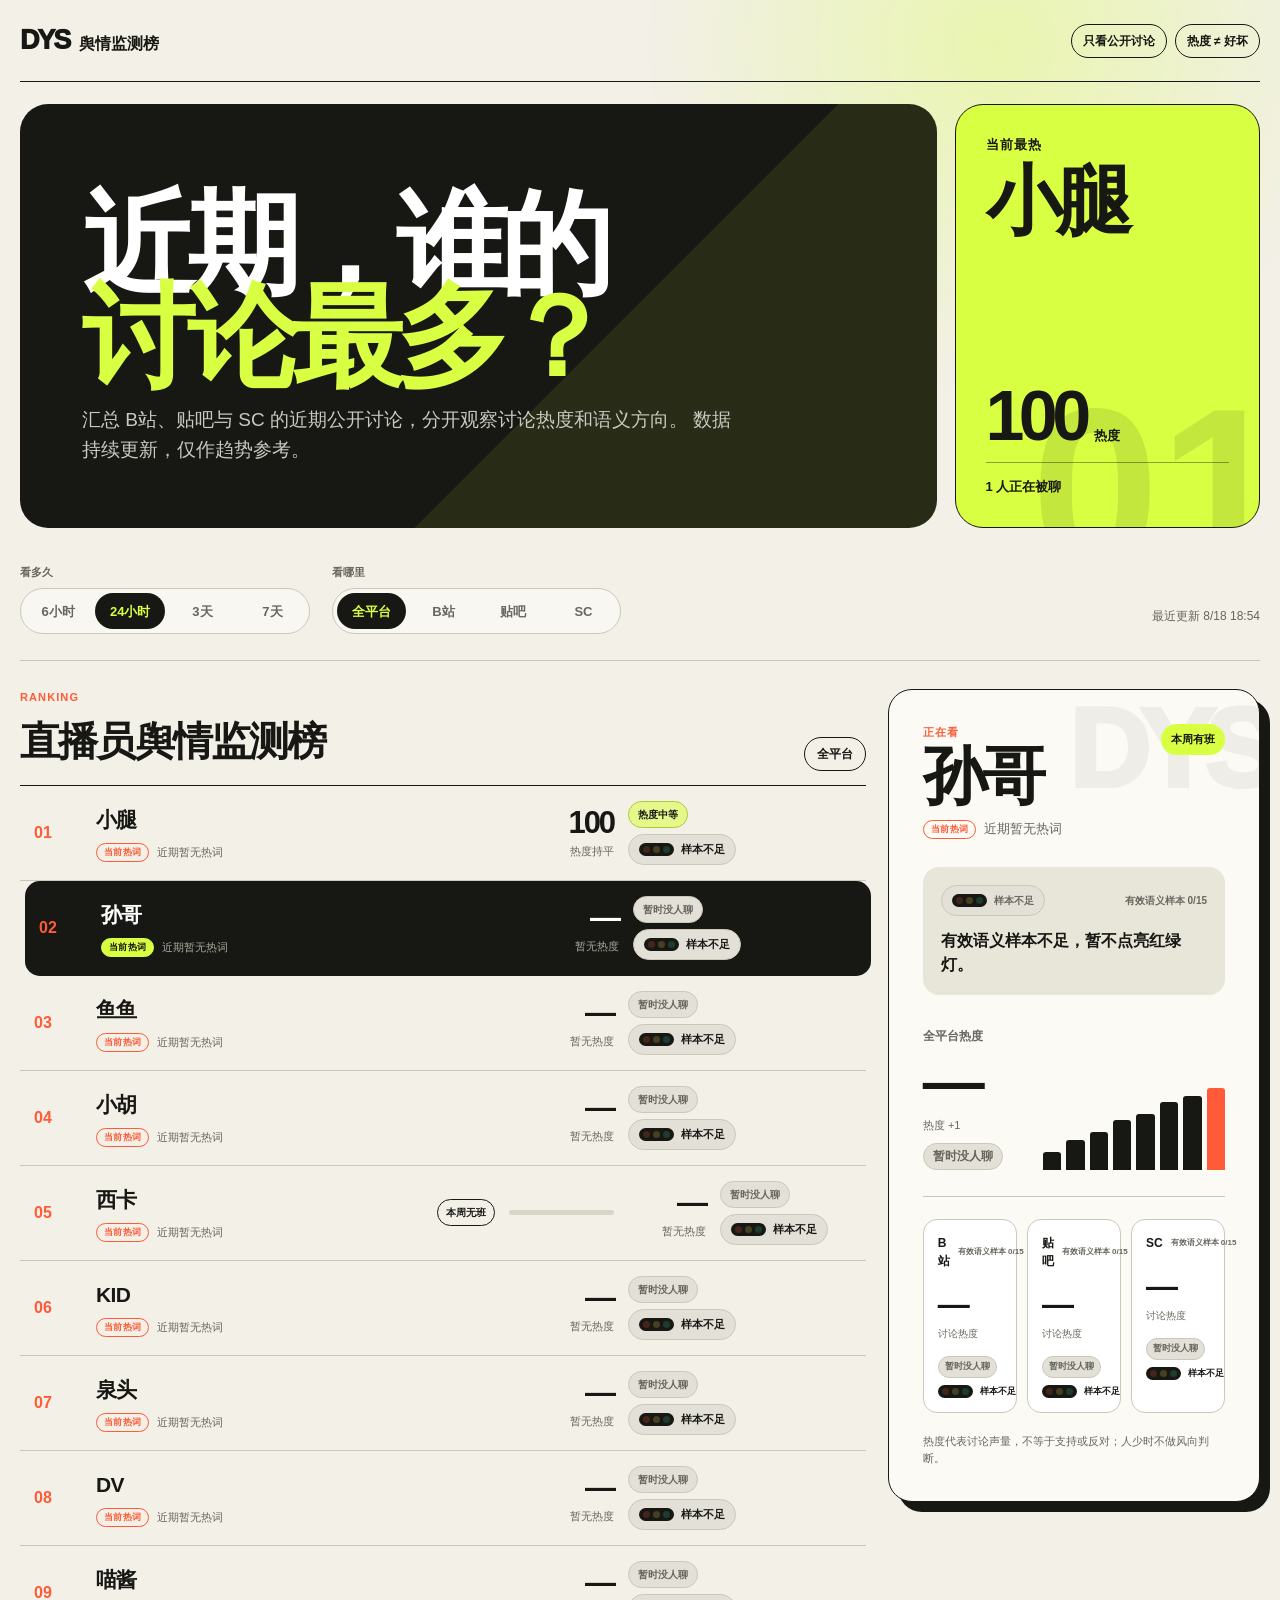
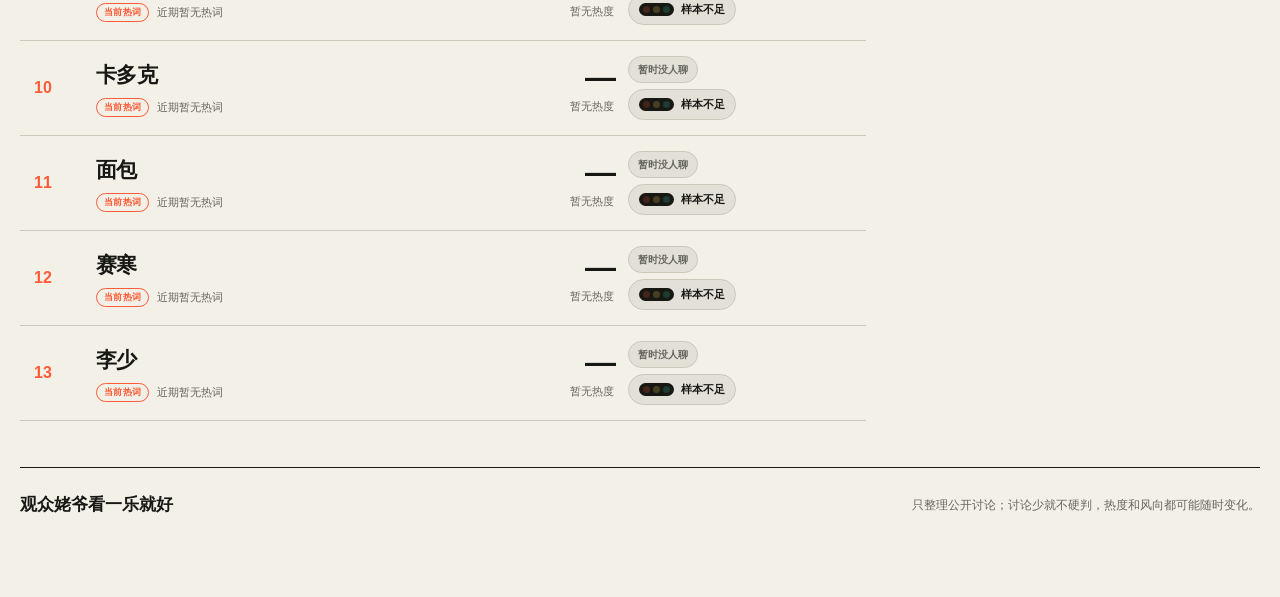
<file: index.html>
<!doctype html>
<html lang="zh-CN">
<head>
<meta charset="utf-8">
<meta name="viewport" content="width=device-width,initial-scale=1">
<meta http-equiv="Content-Security-Policy" content="default-src 'self'; base-uri 'self'; connect-src 'self'; font-src 'self'; form-action 'self'; img-src 'self' data:; object-src 'none'; script-src 'self'; style-src 'self' 'unsafe-inline'">
<meta name="referrer" content="strict-origin-when-cross-origin">
<title>DYS 舆情监测榜</title>
<meta name="description" content="汇总 B站、贴吧与 SC 的近期公开讨论，观察讨论热度和语义方向。">
<meta property="og:title" content="DYS 舆情监测榜">
<meta property="og:description" content="汇总 B站、贴吧与 SC 的近期公开讨论，观察讨论热度和语义方向。">
<meta property="og:type" content="website">
<meta property="og:url" content="https://dys.bizztensdar.uk">
<meta property="og:image" content="https://dys.bizztensdar.uk/og-v2.png">
<meta property="og:image:width" content="1200">
<meta property="og:image:height" content="630">
<meta property="og:image:alt" content="DYS 舆情监测榜预览图">
<meta name="twitter:card" content="summary_large_image">
<meta name="twitter:title" content="DYS 舆情监测榜">
<meta name="twitter:description" content="汇总 B站、贴吧与 SC 的近期公开讨论，观察讨论热度和语义方向。">
<meta name="twitter:image" content="https://dys.bizztensdar.uk/og-v2.png">
<link rel="icon" href="/favicon.svg">
<link rel="stylesheet" href="/assets/public-main-B3HOf_9y.css">
</head>
<body><div id="public-root"><main class="board-shell public-board"><header class="public-masthead"><a href="#ranking" class="public-logo" aria-label="DYS 舆情监测榜首页"><b>DYS</b><span>舆情监测榜</span></a><div class="masthead-notes" aria-label="榜单说明"><span>只看公开讨论</span><span>热度 ≠ 好坏</span></div></header><section class="public-hero"><div class="hero-copy"><h1>近期，谁的<em>讨论最多？</em></h1><p>汇总 B站、贴吧与 SC 的近期公开讨论，分开观察讨论热度和语义方向。 数据持续更新，仅作趋势参考。</p></div><div class="hero-scoreboard"><span>当前最热</span><strong>孙哥</strong><div><b>94</b><small>热度</small></div><p>13<!-- --> 人正在被聊</p></div></section><section class="public-toolbar" aria-label="筛选榜单"><div class="filter-group"><span>看多久</span><div class="public-segmented"><button class="" type="button">6小时</button><button class="active" type="button">24小时</button><button class="" type="button">3天</button><button class="" type="button">7天</button></div></div><div class="filter-group"><span>看哪里</span><div class="public-segmented source-options"><button class="active" type="button">全平台</button><button class="" type="button">B站</button><button class="" type="button">贴吧</button><button class="" type="button">SC</button></div></div><p class="public-updated">正在读取最近讨论</p></section><section class="public-content" id="ranking"><div class="public-ranking-section"><header class="public-section-header"><div><p>RANKING</p><h2>直播员舆情监测榜</h2></div><span>全平台</span></header><div class="public-ranking-list"><button class="public-rank-card selected" type="button" aria-pressed="true"><span class="public-rank-number">01</span><span class="public-rank-person"><strong>孙哥</strong><span class="current-hot-terms is-compact"><b>当前热词</b><span>近期暂无热词</span></span></span><span class="rank-meter" aria-label="热度 94"><i style="width:94%"></i></span><span class="public-rank-heat"><strong>94</strong><small>热度 +21</small></span><span class="rank-indicators"><span class="heat-badge heat-high">热度较高</span><span class="public-signal signal-red" aria-label="舆情信号：红灯" title="红灯"><span class="public-traffic" aria-hidden="true"><i class="light-red is-on"></i><i class="light-yellow "></i><i class="light-green "></i></span></span></span></button><button class="public-rank-card " type="button" aria-pressed="false"><span class="public-rank-number">02</span><span class="public-rank-person"><strong>KID</strong><span class="current-hot-terms is-compact"><b>当前热词</b><span>近期暂无热词</span></span></span><span class="rank-meter" aria-label="热度 88"><i style="width:88%"></i></span><span class="public-rank-heat"><strong>88</strong><small>热度 +16</small></span><span class="rank-indicators"><span class="heat-badge heat-high">热度较高</span><span class="public-signal signal-yellow" aria-label="舆情信号：黄灯" title="黄灯"><span class="public-traffic" aria-hidden="true"><i class="light-red "></i><i class="light-yellow is-on"></i><i class="light-green "></i></span></span></span></button><button class="public-rank-card " type="button" aria-pressed="false"><span class="public-rank-number">03</span><span class="public-rank-person"><strong>西卡</strong><span class="current-hot-terms is-compact"><b>当前热词</b><span>近期暂无热词</span></span></span><span class="rank-week-off">本周无班</span><span class="rank-meter" aria-label="热度 84"><i style="width:84%"></i></span><span class="public-rank-heat"><strong>84</strong><small>热度 +7</small></span><span class="rank-indicators"><span class="heat-badge heat-high">热度较高</span><span class="public-signal signal-yellow" aria-label="舆情信号：黄灯" title="黄灯"><span class="public-traffic" aria-hidden="true"><i class="light-red "></i><i class="light-yellow is-on"></i><i class="light-green "></i></span></span></span></button><button class="public-rank-card " type="button" aria-pressed="false"><span class="public-rank-number">04</span><span class="public-rank-person"><strong>喵酱</strong><span class="current-hot-terms is-compact"><b>当前热词</b><span>近期暂无热词</span></span></span><span class="rank-meter" aria-label="热度 81"><i style="width:81%"></i></span><span class="public-rank-heat"><strong>81</strong><small>热度 +14</small></span><span class="rank-indicators"><span class="heat-badge heat-high">热度较高</span><span class="public-signal signal-yellow" aria-label="舆情信号：黄灯" title="黄灯"><span class="public-traffic" aria-hidden="true"><i class="light-red "></i><i class="light-yellow is-on"></i><i class="light-green "></i></span></span></span></button><button class="public-rank-card " type="button" aria-pressed="false"><span class="public-rank-number">05</span><span class="public-rank-person"><strong>小腿</strong><span class="current-hot-terms is-compact"><b>当前热词</b><span>近期暂无热词</span></span></span><span class="rank-meter" aria-label="热度 78"><i style="width:78%"></i></span><span class="public-rank-heat"><strong>78</strong><small>热度 +12</small></span><span class="rank-indicators"><span class="heat-badge heat-high">热度较高</span><span class="public-signal signal-green" aria-label="舆情信号：绿灯" title="绿灯"><span class="public-traffic" aria-hidden="true"><i class="light-red "></i><i class="light-yellow "></i><i class="light-green is-on"></i></span></span></span></button><button class="public-rank-card " type="button" aria-pressed="false"><span class="public-rank-number">06</span><span class="public-rank-person"><strong>小胡</strong><span class="current-hot-terms is-compact"><b>当前热词</b><span>近期暂无热词</span></span></span><span class="rank-meter" aria-label="热度 75"><i style="width:75%"></i></span><span class="public-rank-heat"><strong>75</strong><small>热度 +11</small></span><span class="rank-indicators"><span class="heat-badge heat-high">热度较高</span><span class="public-signal signal-yellow" aria-label="舆情信号：黄灯" title="黄灯"><span class="public-traffic" aria-hidden="true"><i class="light-red "></i><i class="light-yellow is-on"></i><i class="light-green "></i></span></span></span></button><button class="public-rank-card " type="button" aria-pressed="false"><span class="public-rank-number">07</span><span class="public-rank-person"><strong>泉头</strong><span class="current-hot-terms is-compact"><b>当前热词</b><span>近期暂无热词</span></span></span><span class="rank-meter" aria-label="热度 70"><i style="width:70%"></i></span><span class="public-rank-heat"><strong>70</strong><small>热度 +9</small></span><span class="rank-indicators"><span class="heat-badge heat-high">热度较高</span><span class="public-signal signal-yellow" aria-label="舆情信号：黄灯" title="黄灯"><span class="public-traffic" aria-hidden="true"><i class="light-red "></i><i class="light-yellow is-on"></i><i class="light-green "></i></span></span></span></button><button class="public-rank-card " type="button" aria-pressed="false"><span class="public-rank-number">08</span><span class="public-rank-person"><strong>卡多克</strong><span class="current-hot-terms is-compact"><b>当前热词</b><span>近期暂无热词</span></span></span><span class="rank-meter" aria-label="热度 64"><i style="width:64%"></i></span><span class="public-rank-heat"><strong>64</strong><small>热度 +8</small></span><span class="rank-indicators"><span class="heat-badge heat-medium">热度中等</span><span class="public-signal signal-yellow" aria-label="舆情信号：黄灯" title="黄灯"><span class="public-traffic" aria-hidden="true"><i class="light-red "></i><i class="light-yellow is-on"></i><i class="light-green "></i></span></span></span></button><button class="public-rank-card " type="button" aria-pressed="false"><span class="public-rank-number">09</span><span class="public-rank-person"><strong>鱼鱼</strong><span class="current-hot-terms is-compact"><b>当前热词</b><span>近期暂无热词</span></span></span><span class="rank-meter" aria-label="热度 57"><i style="width:57%"></i></span><span class="public-rank-heat"><strong>57</strong><small>热度 +5</small></span><span class="rank-indicators"><span class="heat-badge heat-medium">热度中等</span><span class="public-signal signal-yellow" aria-label="舆情信号：黄灯" title="黄灯"><span class="public-traffic" aria-hidden="true"><i class="light-red "></i><i class="light-yellow is-on"></i><i class="light-green "></i></span></span></span></button><button class="public-rank-card " type="button" aria-pressed="false"><span class="public-rank-number">10</span><span class="public-rank-person"><strong>面包</strong><span class="current-hot-terms is-compact"><b>当前热词</b><span>近期暂无热词</span></span></span><span class="rank-meter" aria-label="热度 56"><i style="width:56%"></i></span><span class="public-rank-heat"><strong>56</strong><small>热度 +6</small></span><span class="rank-indicators"><span class="heat-badge heat-medium">热度中等</span><span class="public-signal signal-yellow" aria-label="舆情信号：黄灯" title="黄灯"><span class="public-traffic" aria-hidden="true"><i class="light-red "></i><i class="light-yellow is-on"></i><i class="light-green "></i></span></span></span></button><button class="public-rank-card " type="button" aria-pressed="false"><span class="public-rank-number">11</span><span class="public-rank-person"><strong>赛寒</strong><span class="current-hot-terms is-compact"><b>当前热词</b><span>近期暂无热词</span></span></span><span class="rank-meter" aria-label="热度 50"><i style="width:50%"></i></span><span class="public-rank-heat"><strong>50</strong><small>热度 +4</small></span><span class="rank-indicators"><span class="heat-badge heat-medium">热度中等</span><span class="public-signal signal-yellow" aria-label="舆情信号：黄灯" title="黄灯"><span class="public-traffic" aria-hidden="true"><i class="light-red "></i><i class="light-yellow is-on"></i><i class="light-green "></i></span></span></span></button><button class="public-rank-card " type="button" aria-pressed="false"><span class="public-rank-number">12</span><span class="public-rank-person"><strong>李少</strong><span class="current-hot-terms is-compact"><b>当前热词</b><span>近期暂无热词</span></span></span><span class="rank-meter" aria-label="热度 48"><i style="width:48%"></i></span><span class="public-rank-heat"><strong>48</strong><small>热度 +3</small></span><span class="rank-indicators"><span class="heat-badge heat-medium">热度中等</span><span class="public-signal signal-yellow" aria-label="舆情信号：黄灯" title="黄灯"><span class="public-traffic" aria-hidden="true"><i class="light-red "></i><i class="light-yellow is-on"></i><i class="light-green "></i></span></span></span></button><button class="public-rank-card " type="button" aria-pressed="false"><span class="public-rank-number">13</span><span class="public-rank-person"><strong>DV</strong><span class="current-hot-terms is-compact"><b>当前热词</b><span>近期暂无热词</span></span></span><span class="rank-meter" aria-label="热度 45"><i style="width:45%"></i></span><span class="public-rank-heat"><strong>45</strong><small>热度 +4</small></span><span class="rank-indicators"><span class="heat-badge heat-medium">热度中等</span><span class="public-signal signal-yellow" aria-label="舆情信号：黄灯" title="黄灯"><span class="public-traffic" aria-hidden="true"><i class="light-red "></i><i class="light-yellow is-on"></i><i class="light-green "></i></span></span></span></button></div></div><aside class="public-side-rail"><section class="public-detail" aria-label="孙哥 详情"><div class="detail-stamp" aria-hidden="true">DYS</div><header class="public-detail-header"><div><p>正在看</p><h2>孙哥</h2><span class="current-hot-terms "><b>当前热词</b><span>近期暂无热词</span></span></div><span class="week-chip ">本周有班</span></header><div class="verdict-card verdict-red"><div class="verdict-card-head"><span class="public-signal signal-red" aria-label="舆情信号：红灯" title="红灯"><span class="public-traffic" aria-hidden="true"><i class="light-red is-on"></i><i class="light-yellow "></i><i class="light-green "></i></span></span><span>有效语义样本 <!-- -->781<!-- -->/<!-- -->15</span></div><p>颜色表示近期公开讨论的语义区间，仅作趋势参考。</p></div><div class="detail-heat-row"><div><span>全平台<!-- -->热度</span><strong>94</strong><small>热度 +21</small><span class="heat-badge heat-high">热度较高</span></div><div class="public-trend" aria-label="热度趋势"><span style="height:22%"></span><span style="height:36.625%"></span><span style="height:46.375%"></span><span style="height:61%"></span><span style="height:68.3125%"></span><span style="height:82.9375%"></span><span style="height:90.25%"></span><span style="height:100%"></span></div></div><div class="platform-grid"><article class="platform-card"><header class="platform-card-header"><strong>B站</strong><small>有效语义样本 <!-- -->341<!-- -->/<!-- -->15</small></header><strong>92</strong><small>讨论热度</small><div class="platform-indicators"><span class="heat-badge heat-high">热度较高</span><span class="public-signal signal-yellow" aria-label="舆情信号：黄灯" title="黄灯"><span class="public-traffic" aria-hidden="true"><i class="light-red "></i><i class="light-yellow is-on"></i><i class="light-green "></i></span></span></div></article><article class="platform-card"><header class="platform-card-header"><strong>贴吧</strong><small>有效语义样本 <!-- -->639<!-- -->/<!-- -->15</small></header><strong>97</strong><small>讨论热度</small><div class="platform-indicators"><span class="heat-badge heat-high">热度较高</span><span class="public-signal signal-red" aria-label="舆情信号：红灯" title="红灯"><span class="public-traffic" aria-hidden="true"><i class="light-red is-on"></i><i class="light-yellow "></i><i class="light-green "></i></span></span></div></article><article class="platform-card"><header class="platform-card-header"><strong>SC</strong><small>有效语义样本 <!-- -->99<!-- -->/<!-- -->15</small></header><strong>80</strong><small>讨论热度</small><div class="platform-indicators"><span class="heat-badge heat-high">热度较高</span><span class="public-signal signal-yellow" aria-label="舆情信号：黄灯" title="黄灯"><span class="public-traffic" aria-hidden="true"><i class="light-red "></i><i class="light-yellow is-on"></i><i class="light-green "></i></span></span></div></article></div><p class="detail-footnote">热度代表讨论声量，不等于支持或反对；人少时不做风向判断。</p></section></aside></section><footer class="public-footer"><strong>观众姥爷看一乐就好</strong><p>只整理公开讨论；讨论少就不硬判，热度和风向都可能随时变化。</p></footer></main></div><script type="module" src="/assets/public-main-DagFWFo7.js"></script></body>
</html>
</file>
<file: assets/public-main-B3HOf_9y.css>
/*! tailwindcss v4.2.1 | MIT License | https://tailwindcss.com */
@layer theme{:root,:host{--spacing:.25rem;--default-font-family:var(--font-geist-sans);--default-mono-font-family:var(--font-geist-mono)}}@layer base{*,:after,:before,::backdrop{box-sizing:border-box;border:0 solid;margin:0;padding:0}::file-selector-button{box-sizing:border-box;border:0 solid;margin:0;padding:0}html,:host{-webkit-text-size-adjust:100%;tab-size:4;line-height:1.5;font-family:var(--default-font-family,ui-sans-serif, system-ui, sans-serif, "Apple Color Emoji", "Segoe UI Emoji", "Segoe UI Symbol", "Noto Color Emoji");font-feature-settings:var(--default-font-feature-settings,normal);font-variation-settings:var(--default-font-variation-settings,normal);-webkit-tap-highlight-color:transparent}hr{height:0;color:inherit;border-top-width:1px}abbr:where([title]){-webkit-text-decoration:underline dotted;text-decoration:underline dotted}h1,h2,h3,h4,h5,h6{font-size:inherit;font-weight:inherit}a{color:inherit;-webkit-text-decoration:inherit;-webkit-text-decoration:inherit;-webkit-text-decoration:inherit;-webkit-text-decoration:inherit;text-decoration:inherit}b,strong{font-weight:bolder}code,kbd,samp,pre{font-family:var(--default-mono-font-family,ui-monospace, SFMono-Regular, Menlo, Monaco, Consolas, "Liberation Mono", "Courier New", monospace);font-feature-settings:var(--default-mono-font-feature-settings,normal);font-variation-settings:var(--default-mono-font-variation-settings,normal);font-size:1em}small{font-size:80%}sub,sup{vertical-align:baseline;font-size:75%;line-height:0;position:relative}sub{bottom:-.25em}sup{top:-.5em}table{text-indent:0;border-color:inherit;border-collapse:collapse}:-moz-focusring{outline:auto}progress{vertical-align:baseline}summary{display:list-item}ol,ul,menu{list-style:none}img,svg,video,canvas,audio,iframe,embed,object{vertical-align:middle;display:block}img,video{max-width:100%;height:auto}button,input,select,optgroup,textarea{font:inherit;font-feature-settings:inherit;font-variation-settings:inherit;letter-spacing:inherit;color:inherit;opacity:1;background-color:#0000;border-radius:0}::file-selector-button{font:inherit;font-feature-settings:inherit;font-variation-settings:inherit;letter-spacing:inherit;color:inherit;opacity:1;background-color:#0000;border-radius:0}:where(select:is([multiple],[size])) optgroup{font-weight:bolder}:where(select:is([multiple],[size])) optgroup option{padding-inline-start:20px}::file-selector-button{margin-inline-end:4px}::placeholder{opacity:1}@supports (not ((-webkit-appearance:-apple-pay-button))) or (contain-intrinsic-size:1px){::placeholder{color:currentColor}@supports (color:color-mix(in lab, red, red)){::placeholder{color:color-mix(in oklab, currentcolor 50%, transparent)}}}textarea{resize:vertical}::-webkit-search-decoration{-webkit-appearance:none}::-webkit-date-and-time-value{min-height:1lh;text-align:inherit}::-webkit-datetime-edit{display:inline-flex}::-webkit-datetime-edit-fields-wrapper{padding:0}::-webkit-datetime-edit{padding-block:0}::-webkit-datetime-edit-year-field{padding-block:0}::-webkit-datetime-edit-month-field{padding-block:0}::-webkit-datetime-edit-day-field{padding-block:0}::-webkit-datetime-edit-hour-field{padding-block:0}::-webkit-datetime-edit-minute-field{padding-block:0}::-webkit-datetime-edit-second-field{padding-block:0}::-webkit-datetime-edit-millisecond-field{padding-block:0}::-webkit-datetime-edit-meridiem-field{padding-block:0}::-webkit-calendar-picker-indicator{line-height:1}:-moz-ui-invalid{box-shadow:none}button,input:where([type=button],[type=reset],[type=submit]){appearance:button}::file-selector-button{appearance:button}::-webkit-inner-spin-button{height:auto}::-webkit-outer-spin-button{height:auto}[hidden]:where(:not([hidden=until-found])){display:none!important}}@layer components;@layer utilities{.visible{visibility:visible}.fixed{position:fixed}.static{position:static}.start{inset-inline-start:var(--spacing)}.end{inset-inline-end:var(--spacing)}.container{width:100%}@media (width>=40rem){.container{max-width:40rem}}@media (width>=48rem){.container{max-width:48rem}}@media (width>=64rem){.container{max-width:64rem}}@media (width>=80rem){.container{max-width:80rem}}@media (width>=96rem){.container{max-width:96rem}}.contents{display:contents}.table{display:table}.antialiased{-webkit-font-smoothing:antialiased;-moz-osx-font-smoothing:grayscale}}:root{--background:#f5f7fb;--foreground:#151821;--muted:#687083;--line:#d9dfeb;--card:#fff;--ink:#111318;--blue:#2958ff;--blue-soft:#e6ebff;--green:#15a665;--green-soft:#e3f8ee;--yellow:#f3b51b;--yellow-soft:#fff5d7;--red:#df3d35;--red-soft:#ffe7e5;--gray-soft:#edf0f5;--shadow:0 22px 60px #222a401f}*{box-sizing:border-box}html{background:var(--background)}body{background:linear-gradient(180deg, #2958ff14, transparent 360px), var(--background);min-width:320px;color:var(--foreground);margin:0;font-family:Arial,Helvetica,sans-serif}button,input,select,textarea{font:inherit}button{color:inherit}.board-shell{width:min(1440px,100% - 32px);margin:0 auto;padding:24px 0 56px}.top-band{border:1px solid var(--line);box-shadow:var(--shadow);background:linear-gradient(135deg,#15a6651f,#0000 36%),linear-gradient(315deg,#df3d351f,#0000 38%),#fff;border-radius:8px;grid-template-columns:minmax(0,1fr) minmax(220px,320px);align-items:stretch;gap:24px;padding:30px;display:grid}.brand-block h1{color:var(--ink);letter-spacing:0;margin:6px 0 10px;font-size:clamp(42px,7vw,86px);line-height:.92}.brand-block>p:last-of-type{color:#3a4254;max-width:780px;margin:0;font-size:clamp(17px,2vw,22px);line-height:1.55}.admin-entry,.admin-back{color:var(--blue);margin-top:16px;font-size:14px;font-weight:900;text-decoration:none;display:inline-flex}.admin-entry:hover,.admin-back:hover{text-decoration:underline}.eyebrow{color:var(--blue);letter-spacing:0;text-transform:uppercase;margin:0;font-size:12px;font-weight:800}.top-score{border:2px solid var(--ink);color:#fff;background:#111318;border-radius:8px;flex-direction:column;justify-content:space-between;min-height:190px;padding:22px;display:flex}.top-score span{color:#b9c3d9;font-size:14px}.top-score strong{font-family:var(--font-geist-mono), monospace;font-size:76px;line-height:.9;display:block}.top-score div{color:#dfe5f2;gap:14px;display:flex}.top-score b{color:#fff}.toolbar{flex-wrap:wrap;align-items:center;gap:14px;margin:18px 0;display:flex}.segmented{border:1px solid var(--line);background:#fff;border-radius:8px;grid-auto-flow:column;gap:4px;padding:4px;display:inline-grid}.segmented button{color:#4b5568;cursor:pointer;background:0 0;border:0;border-radius:6px;min-width:72px;min-height:38px;font-size:14px;font-weight:800}.segmented button:hover,.segmented button:focus-visible{background:var(--blue-soft);outline:none}.segmented button.active{background:var(--ink);color:#fff}.freshness{color:var(--muted);margin-left:auto;font-size:13px}.freshness span{color:var(--muted);margin-top:3px;font-size:12px;font-weight:600;display:block}.freshness-fresh{background:var(--green-soft);color:#0c7041;border-color:#86d5ad}.freshness-partial{background:var(--yellow-soft);color:#765800;border-color:#e2c867}.freshness-stale{background:#edf0f5;border-color:#c8ced9}.content-grid{grid-template-columns:minmax(0,1.2fr) minmax(360px,.8fr);gap:18px;display:grid}.ranking-section,.detail-panel,.topic-band,.stream-panel,.method-panel{border:1px solid var(--line);background:#ffffffe6;border-radius:8px;box-shadow:0 12px 28px #222a4012}.ranking-section,.topic-band,.stream-panel,.method-panel{padding:18px}.section-title{justify-content:space-between;align-items:end;gap:14px;margin-bottom:14px;display:flex}.section-title h2{color:var(--ink);letter-spacing:0;margin:3px 0 0;font-size:24px}.section-title>span{border:1px solid var(--line);color:#4b5568;border-radius:999px;flex:none;padding:7px 10px;font-size:13px;font-weight:800}.ranking-list{gap:10px;display:grid}.rank-card{border:1px solid var(--line);cursor:pointer;text-align:left;background:#fff;border-radius:8px;grid-template-columns:54px minmax(190px,1fr) minmax(130px,.55fr) 76px 84px;align-items:center;gap:14px;width:100%;min-height:96px;padding:14px;transition:transform .16s,border-color .16s,box-shadow .16s;display:grid}.rank-card:hover,.rank-card:focus-visible,.rank-card.selected{border-color:var(--ink);outline:none;transform:translateY(-1px);box-shadow:0 12px 30px #1113181a}.rank-number{color:var(--blue);font-family:var(--font-geist-mono), monospace;font-size:22px;font-weight:900}.rank-person strong{color:var(--ink);font-size:20px;display:block}.rank-person span{color:var(--muted);margin-top:2px;font-size:13px;display:block}.rank-person p{color:#303746;margin:8px 0 0;font-size:14px;line-height:1.35}.rank-badges{flex-wrap:wrap;gap:6px;display:flex}.rank-badges span,.keyword-row span{background:var(--blue-soft);color:#2244b5;border-radius:999px;align-items:center;min-height:26px;padding:4px 8px;font-size:12px;font-weight:800;display:inline-flex}.rank-heat strong{color:var(--ink);font-family:var(--font-geist-mono), monospace;font-size:34px;line-height:1;display:block}.rank-heat span{color:var(--green);font-size:13px;font-weight:900}.rank-signal{color:#3a4254;justify-items:center;gap:6px;font-size:13px;font-weight:900;display:grid}.traffic{background:#20242c;border-radius:999px;gap:4px;width:28px;padding:5px;display:grid;position:relative;box-shadow:inset 0 0 0 1px #ffffff1f}.traffic-dot,.traffic-gray{opacity:.24;border-radius:50%;width:18px;height:18px;display:block}.traffic-red{background:var(--red)}.traffic-yellow{background:var(--yellow)}.traffic-green{background:var(--green)}.traffic-dot.is-on{opacity:1;box-shadow:0 0 0 4px #ffffff1f,0 0 18px}.traffic-gray{opacity:1;background:#a7afbf;position:absolute;inset:50% auto auto 50%;transform:translate(-50%,-50%)}.detail-panel{padding:18px;position:sticky;top:18px}.detail-main{grid-template-columns:minmax(0,1fr) 108px;align-items:start;gap:16px;display:grid}.detail-main h2{color:var(--ink);letter-spacing:0;margin:5px 0 0;font-size:32px}.detail-main h2 span{color:var(--muted);margin-top:3px;font-size:14px;font-weight:700;display:block}.profile-note{color:#303746;margin:12px 0 0;line-height:1.55}.schedule-note{color:#475064;background:#f4f6fa;border:1px solid #cdd4df;border-radius:7px;flex-wrap:wrap;gap:6px 10px;margin:12px 0 0;padding:7px 9px;font-size:12px;font-weight:900;line-height:1.4;display:inline-flex}.schedule-note span{color:var(--muted);font-weight:600}.schedule-off{color:#333b49;background:#e9edf3;border-color:#b8c0cd}.detail-status{border-radius:8px;justify-items:center;gap:6px;padding:12px;font-size:13px;display:grid}.detail-status strong{font-size:16px}.status-green{background:var(--green-soft);color:#0c7041}.status-yellow{background:var(--yellow-soft);color:#806000}.status-red{background:var(--red-soft);color:#9d211b}.status-gray{background:var(--gray-soft);color:#596273}.detail-grid{grid-template-columns:1fr 1fr;gap:10px;margin:18px 0;display:grid}.metric-block{border:1px solid var(--line);background:#fbfcff;border-radius:8px;min-height:104px;padding:13px}.metric-block.wide{grid-column:1/-1}.metric-block span{color:var(--muted);font-size:13px;font-weight:800;display:block}.metric-block strong{color:var(--ink);font-family:var(--font-geist-mono), monospace;margin-top:8px;font-size:36px;line-height:1;display:block}.metric-block em{color:var(--green);margin-top:8px;font-size:12px;font-style:normal;font-weight:900;display:block}.mini-trend{align-items:end;gap:6px;height:90px;margin-top:10px;display:flex}.mini-trend span{background:linear-gradient(180deg, var(--blue), #5bd59a);border-radius:4px 4px 0 0;flex:1;min-width:12px}.two-columns{grid-template-columns:1fr 1fr;gap:12px;display:grid}.two-columns h3{color:var(--ink);margin:0 0 8px;font-size:15px}.two-columns ul{gap:8px;margin:0;padding:0;list-style:none;display:grid}.two-columns li{border-left:3px solid var(--line);color:#424a5c;padding-left:12px;font-size:13px;line-height:1.4}.keyword-row{flex-wrap:wrap;gap:8px;margin-top:16px;display:flex}.topic-band,.lower-grid{margin-top:18px}.topic-grid{grid-template-columns:repeat(3,minmax(0,1fr));gap:12px;display:grid}.topic-card{border:1px solid var(--line);background:#fff;border-radius:8px;gap:12px;min-height:216px;padding:16px;display:grid}.topic-card.tone-green{border-color:#15a66559}.topic-card.tone-yellow{border-color:#f3b51b73}.topic-card.tone-red{border-color:#df3d3566}.topic-card h3{color:var(--ink);margin:0;font-size:20px}.topic-card p{color:#424a5c;margin:0;line-height:1.55}.topic-card footer{color:var(--muted);justify-content:space-between;align-items:center;margin-top:auto;font-size:13px;display:flex}.topic-card footer strong{color:var(--ink)}.topic-owner{color:var(--muted);margin-left:8px;font-size:13px;font-weight:800}.source-pill{border-radius:999px;align-items:center;min-height:24px;padding:3px 8px;font-size:12px;font-weight:900;display:inline-flex}.source-B站{background:var(--blue-soft);color:#2244b5}.source-贴吧{background:var(--yellow-soft);color:#806000}.source-SC{color:#8a5400;background:#fff0c7;box-shadow:inset 0 0 0 1px #efc86a}.source-全平台{background:var(--green-soft);color:#0c7041}.source-系统{background:var(--gray-soft);color:#596273}.lower-grid{grid-template-columns:minmax(0,1fr) minmax(360px,.8fr);gap:18px;display:grid}.feed-list,.method-list{gap:10px;display:grid}.feed-item{border:1px solid var(--line);background:#fff;border-radius:8px;grid-template-columns:54px auto minmax(0,1fr);align-items:center;gap:10px;min-height:56px;padding:12px;display:grid}.feed-item time{color:var(--muted);font-family:var(--font-geist-mono), monospace;font-size:13px}.feed-item p{color:#303746;margin:0;font-size:14px;line-height:1.45}.feed-red{border-left:4px solid var(--red)}.feed-yellow{border-left:4px solid var(--yellow)}.feed-green{border-left:4px solid var(--green)}.feed-gray{border-left:4px solid #9aa3b4}.method-list article,.future-box{border:1px solid var(--line);background:#fbfcff;border-radius:8px;padding:14px}.method-list span{color:var(--blue);font-size:12px;font-weight:900}.method-list strong,.future-box strong{color:var(--ink);margin-top:5px;font-size:16px;display:block}.method-list p,.future-box p{color:#424a5c;margin:8px 0 0;font-size:14px;line-height:1.55}.future-box{background:#111318;margin-top:10px}.future-box strong,.future-box p{color:#fff}.admin-shell{width:min(1440px,100% - 32px);margin:0 auto;padding:22px 0 64px}.admin-header{border:1px solid var(--line);box-shadow:var(--shadow);background:#fff;border-radius:10px;grid-template-columns:minmax(0,1fr) 270px;align-items:stretch;gap:24px;padding:28px;display:grid}.admin-header h1{color:var(--ink);margin:8px 0 10px;font-size:clamp(38px,6vw,68px);line-height:.95}.admin-header>div>p:last-child{color:#41495b;max-width:760px;margin:0;font-size:17px;line-height:1.55}.admin-back{margin:0 0 20px}.admin-run-status{border:2px solid var(--ink);color:#fff;background:#111318;border-radius:8px;flex-direction:column;justify-content:space-between;min-height:190px;padding:20px;display:flex}.admin-run-status span,.admin-run-status small{color:#b9c3d9}.admin-run-status strong{font-size:34px}.admin-run-status time{font-family:var(--font-geist-mono), monospace}.admin-tabs{border:1px solid var(--line);background:#fff;border-radius:9px;gap:6px;margin:18px 0;padding:5px;display:flex}.admin-tabs button{color:#525b6d;cursor:pointer;background:0 0;border:0;border-radius:7px;min-height:42px;padding:0 20px;font-weight:900}.admin-tabs button.active{background:var(--ink);color:#fff}.admin-stat-grid{grid-template-columns:repeat(auto-fit,minmax(150px,1fr));gap:12px;display:grid}.admin-stat-grid article,.admin-panel,.person-audit,.raw-card,.admin-loading{border:1px solid var(--line);background:#fff;border-radius:9px;box-shadow:0 10px 28px #222a400f}.admin-stat-grid article{gap:5px;min-height:132px;padding:17px;display:grid}.admin-stat-grid span,.admin-stat-grid small{color:var(--muted);font-size:12px;font-weight:800}.admin-stat-grid strong{color:var(--ink);font-family:var(--font-geist-mono), monospace;align-self:end;font-size:38px}.admin-two-column{grid-template-columns:1fr 1fr;gap:14px;margin-top:14px;display:grid}.admin-panel{margin-top:14px;padding:20px}.admin-two-column .admin-panel{margin-top:0}.admin-section-title{justify-content:space-between;align-items:end;gap:16px;margin-bottom:16px;display:flex}.admin-section-title h2{margin:4px 0 0;font-size:25px}.admin-section-title>span{color:var(--muted);font-size:13px;font-weight:900}.source-health-list{gap:8px;display:grid}.source-health-list>div{background:#f7f8fb;border-radius:7px;grid-template-columns:12px 64px 90px minmax(0,1fr);align-items:center;gap:9px;padding:11px;display:grid}.source-health-list span,.source-health-list time{color:var(--muted);font-size:13px}.health-dot{background:#a7afbf;border-radius:50%;width:10px;height:10px}.health-fresh{background:var(--green);box-shadow:0 0 0 4px var(--green-soft)}.health-partial{background:var(--yellow);box-shadow:0 0 0 4px var(--yellow-soft)}.health-stale{background:#8d96a7}.admin-caveat,.admin-empty,.raw-result-count{color:var(--muted);margin:14px 0 0;font-size:13px;line-height:1.5}.config-list,.audit-math-list{gap:8px;margin:0;display:grid}.config-list>div,.audit-math-list>div{border-bottom:1px dashed var(--line);justify-content:space-between;gap:14px;padding-bottom:8px;display:flex}.config-list dt,.audit-math-list dt{color:var(--muted)}.config-list dd,.audit-math-list dd{font-family:var(--font-geist-mono), monospace;margin:0;font-weight:900}.semantic-stat-row{grid-template-columns:repeat(auto-fit,minmax(130px,1fr));gap:9px;margin:0;display:grid}.semantic-stat-row>div{background:#f7f8fb;border-radius:7px;gap:5px;padding:12px;display:grid}.semantic-stat-row dt{color:var(--muted);font-size:12px;font-weight:800}.semantic-stat-row dd{font-family:var(--font-geist-mono), monospace;margin:0;font-size:20px;font-weight:900}.formula-list{gap:10px;margin:0;padding:0;list-style:none;display:grid}.formula-list li{background:#f7f8fb;border-radius:7px;grid-template-columns:34px minmax(0,1fr);gap:12px;padding:12px;display:grid}.formula-list li>b{background:var(--blue);color:#fff;border-radius:50%;place-items:center;width:30px;height:30px;display:grid}.formula-list strong{font-family:var(--font-geist-mono), monospace;font-size:13px}.formula-list p{color:#3f4758;margin:4px 0 0;line-height:1.5}.failure-list{gap:7px;margin:0;padding:0;list-style:none;display:grid}.failure-list li{border-left:4px solid var(--yellow);background:var(--yellow-soft);color:#664d00;padding:10px 12px;font-size:13px}.slang-list{grid-template-columns:repeat(auto-fit,minmax(280px,1fr));gap:12px;margin-top:16px;display:grid}.slang-card{border:1px solid var(--line);background:#f9fafc;border-top:4px solid #9ba4b6;border-radius:8px;padding:15px}.slang-card.slang-confirmed,.slang-card.slang-provisional{border-top-color:var(--green)}.slang-card.slang-review,.slang-card.slang-pending{border-top-color:var(--yellow)}.slang-card.slang-contextual{border-top-color:#7a5cff}.slang-card.slang-rejected{opacity:.76;border-top-color:#9ba4b6}.slang-card header,.slang-card footer,.slang-card header>div{flex-wrap:wrap;justify-content:space-between;align-items:center;gap:8px;display:flex}.slang-card header strong{color:var(--ink);font-size:22px}.slang-status{color:#515a6c;font-family:var(--font-geist-mono), monospace;text-transform:uppercase;background:#e8ebf1;border-radius:999px;padding:3px 7px;font-size:10px;font-weight:900}.slang-card p{color:#3f4758;min-height:20px;margin:12px 0;font-size:13px;line-height:1.5}.slang-card footer{color:var(--muted);justify-content:flex-start;font-size:11px;font-weight:800}.slang-card ul{color:#515a6c;background:#fff;border-radius:6px;gap:6px;margin:12px 0 0;padding:10px 10px 10px 28px;font-size:12px;line-height:1.45;display:grid}.nickname-rule-grid{grid-template-columns:repeat(2,minmax(0,1fr));gap:18px;margin-top:16px;display:grid}.nickname-base-list{border:1px solid var(--line);background:var(--line);border-radius:7px;grid-template-columns:repeat(auto-fit,minmax(240px,1fr));gap:1px;margin-top:16px;display:grid;overflow:hidden}.nickname-base-list>div{background:#fff;grid-template-columns:64px 1fr;align-items:baseline;gap:8px;padding:9px 10px;display:grid}.nickname-base-list strong{color:var(--ink);font-size:12px}.nickname-base-list span{color:var(--muted);font-size:11px;line-height:1.45}.nickname-rule-grid>div{align-content:start;gap:9px;display:grid}.nickname-rule-grid h3{color:var(--ink);margin:0 0 2px;font-size:14px}.nickname-rule{border:1px solid var(--line);border-left:4px solid var(--green);background:#fafbfc;border-radius:7px;padding:12px}.nickname-rule.nickname-contextual{border-left-color:#7a5cff}.nickname-rule.nickname-group{border-left-color:#1689a7}.nickname-rule header{justify-content:space-between;align-items:baseline;gap:12px;display:flex}.nickname-rule header strong{color:var(--ink);font-size:18px}.nickname-rule header b,.nickname-rule small{color:var(--muted);font-size:11px}.nickname-rule p{color:#454e60;margin:7px 0;font-size:12px;line-height:1.5}.nickname-rule ul{color:#596276;gap:4px;margin:8px 0 0;padding-left:20px;font-size:11px;line-height:1.45;display:grid}.nickname-term-list,.ignored-nickname-list{flex-wrap:wrap;gap:6px;margin-top:9px;display:flex}.nickname-term-list>span,.ignored-nickname-list>span{border:1px solid var(--line);color:#3d4658;background:#fff;border-radius:999px;align-items:center;gap:5px;padding:5px 7px;font-size:11px;font-weight:800;display:inline-flex}.nickname-term-list small,.ignored-nickname-list small{color:var(--muted);font-size:9px}.nickname-ignore-block{border-top:1px solid var(--line);margin-top:18px;padding-top:16px}.nickname-ignore-block h3,.nickname-ignore-block p{margin:0 0 7px}.nickname-ignore-block h3{color:var(--ink);font-size:14px}.nickname-ignore-block p{color:var(--muted);font-size:12px}.ignored-nickname-list>span{color:#636c7d;background:#f3f4f7;border-color:#dde1e9}@media (width<=760px){.nickname-rule-grid{grid-template-columns:1fr}}.admin-filterbar,.admin-raw-controls{border:1px solid var(--line);background:#fff;border-radius:9px;flex-wrap:wrap;align-items:center;gap:10px;margin-bottom:12px;padding:12px;display:flex}.admin-filterbar>p{color:var(--muted);margin:0 0 0 auto;font-size:13px}.calculation-list,.raw-list{gap:10px;display:grid}.person-audit{overflow:hidden}.person-audit summary{cursor:pointer;grid-template-columns:52px minmax(120px,1fr) repeat(4,minmax(95px,auto));align-items:center;gap:14px;min-height:68px;padding:12px 16px;list-style:none;display:grid}.person-audit summary::-webkit-details-marker{display:none}.person-audit summary>span{color:var(--muted);font-size:13px}.person-audit summary>span b{color:var(--ink);font-family:var(--font-geist-mono), monospace;font-size:18px}.audit-rank{font-family:var(--font-geist-mono), monospace;font-weight:900;color:var(--blue)!important;font-size:18px!important}.person-audit-body{border-top:1px solid var(--line);background:#f7f8fb;padding:16px}.audit-source-grid,.audit-evidence-grid{grid-template-columns:1fr 1fr;gap:12px;display:grid}.audit-source-card,.audit-evidence-grid>div{border:1px solid var(--line);background:#fff;border-radius:8px;padding:14px}.audit-source-card header{justify-content:space-between;gap:10px;display:flex}.audit-source-card header span{color:var(--muted);font-size:12px}.audit-number-pair{grid-template-columns:1fr 1fr;gap:8px;margin:12px 0;display:grid}.audit-number-pair>div{background:var(--gray-soft);border-radius:7px;gap:4px;padding:10px;display:grid}.audit-number-pair span{color:var(--muted);font-size:11px;font-weight:800}.audit-number-pair b{font-family:var(--font-geist-mono), monospace;font-size:28px}.score-positive{color:var(--green)!important}.score-negative{color:var(--red)!important}.score-mixed{color:#9a7200!important}.audit-math-list{font-size:12px}.combined-formula{gap:8px;margin:12px 0;display:grid}.combined-formula>div{color:#fff;background:#111318;border-radius:7px;grid-template-columns:120px minmax(0,1fr);align-items:center;gap:12px;padding:11px 13px;display:grid}.combined-formula span{color:#b9c3d9;font-size:12px;font-weight:800}.combined-formula code{overflow-wrap:anywhere;font-family:var(--font-geist-mono), monospace}.audit-evidence-grid ul{gap:7px;margin:10px 0 0;padding-left:18px;display:grid}.audit-evidence-grid li,.audit-evidence-grid p{color:#41495b;font-size:13px;line-height:1.5}.admin-raw-controls select,.admin-raw-controls input{border:1px solid var(--line);background:#fff;border-radius:7px;min-height:42px;padding:0 11px}.admin-raw-controls input{flex:260px}.raw-result-count{margin:0 0 12px}.raw-card{padding:16px}.raw-card header,.raw-card footer{flex-wrap:wrap;align-items:center;gap:8px 16px;display:flex}.raw-card header{justify-content:space-between}.raw-card time,.raw-card footer{color:var(--muted);font-size:12px}.raw-card h3{margin:11px 0 8px;font-size:17px;line-height:1.4}.raw-card h3 a{color:var(--ink);text-decoration:none}.raw-card h3 a:hover{color:var(--blue);text-decoration:underline}.raw-card>p,.raw-card blockquote{color:#3b4354;margin:0 0 12px;font-size:14px;line-height:1.6}.raw-card blockquote{border-left:4px solid var(--blue);background:#f4f6fb;padding:12px}.mention-audit-row{flex-wrap:wrap;gap:6px;margin-top:12px;display:flex}.mention-chip{background:var(--gray-soft);color:#495164;border-radius:6px;max-width:100%;padding:6px 8px;font-size:11px;font-weight:800;line-height:1.45}.mention-positive{background:var(--green-soft);color:#0c7041}.mention-negative{background:var(--red-soft);color:#9b231e}.mention-mixed{background:var(--yellow-soft);color:#765800}.admin-loading{margin-top:16px;padding:28px}.admin-loading p{color:var(--muted)}.admin-floating-error{background:var(--red);color:#fff;max-width:420px;box-shadow:var(--shadow);border-radius:8px;padding:12px 14px;font-size:13px;font-weight:800;position:fixed;bottom:18px;right:18px}@media (width<=1120px){.content-grid,.lower-grid,.top-band,.admin-header,.admin-two-column{grid-template-columns:1fr}.admin-stat-grid{grid-template-columns:repeat(3,minmax(0,1fr))}.detail-panel{position:static}.freshness{width:100%;margin-left:0}}@media (width<=860px){.board-shell,.admin-shell{width:min(100% - 20px,720px);padding-top:10px}.admin-stat-grid,.audit-source-grid,.audit-evidence-grid{grid-template-columns:1fr}.person-audit summary{grid-template-columns:46px minmax(0,1fr) repeat(2,minmax(76px,auto))}.top-band{padding:20px}.rank-card{grid-template-columns:46px minmax(0,1fr) 68px;gap:10px}.rank-badges{grid-column:2/-1}.rank-signal{grid-area:1/3/span 2}.topic-grid,.two-columns{grid-template-columns:1fr}.segmented{grid-template-columns:repeat(4,minmax(0,1fr));grid-auto-flow:row;width:100%}}@media (width<=560px){.brand-block h1{font-size:48px}.admin-header{padding:19px}.admin-tabs{grid-template-columns:repeat(3,1fr);display:grid}.admin-tabs button{padding:0 8px}.admin-stat-grid{grid-template-columns:1fr 1fr}.person-audit summary{grid-template-columns:38px minmax(0,1fr)}.person-audit summary>span:not(.audit-rank){grid-column:2}.combined-formula>div,.source-health-list>div{grid-template-columns:1fr}.top-score{min-height:160px}.top-score strong{font-size:58px}.rank-card{grid-template-columns:42px minmax(0,1fr)}.rank-heat,.rank-signal{grid-column:2;justify-self:start}.rank-signal{align-items:center;display:flex}.detail-main,.detail-grid,.feed-item{grid-template-columns:1fr}.detail-status{justify-items:start}}.public-board{--public-paper:#f2f0e7;--public-card:#fbfaf5;--public-ink:#171713;--public-muted:#68675f;--public-line:#cbc8ba;--public-acid:#d9ff43;--public-orange:#ff5b38;--public-green:#34d399;--public-yellow:#ffe45b;background:radial-gradient(circle at 78% 2%, #d9ff4357, transparent 22rem), var(--public-paper);width:100%;min-height:100vh;color:var(--public-ink);font-family:var(--font-geist-sans), Arial, sans-serif;margin:0;padding:0 0 56px}.public-board button,.public-board a{-webkit-tap-highlight-color:transparent}.public-masthead,.public-hero,.public-toolbar,.public-content,.public-footer{width:min(1320px,100% - 40px);margin-inline:auto}.public-masthead{border-bottom:1px solid var(--public-ink);justify-content:space-between;align-items:center;min-height:82px;display:flex}.public-logo{color:var(--public-ink);align-items:baseline;gap:10px;text-decoration:none;display:inline-flex}.public-logo b{letter-spacing:-.08em;font-size:27px;font-weight:950}.public-logo span{font-size:16px;font-weight:850}.masthead-notes{gap:8px;display:flex}.masthead-notes span{border:1px solid var(--public-ink);border-radius:999px;padding:7px 11px;font-size:12px;font-weight:750}.public-hero{grid-template-columns:minmax(0,1.5fr) minmax(280px,.5fr);gap:18px;padding-block:22px 18px;display:grid}.hero-copy{background:linear-gradient(135deg, transparent 61%, #d9ff4317 61%), var(--public-ink);color:#fff;border-radius:28px;flex-direction:column;justify-content:flex-end;min-height:410px;padding:clamp(28px,5vw,62px);display:flex;overflow:hidden}.hero-copy h1{letter-spacing:-.075em;max-width:850px;margin:32px 0 20px;font-size:clamp(58px,8.8vw,124px);font-weight:950;line-height:.83}.hero-copy h1 em{color:var(--public-acid);font-style:normal;display:block}.hero-copy>p:last-child{color:#cac9c1;max-width:650px;margin:0;font-size:clamp(15px,1.7vw,19px);line-height:1.6}.hero-scoreboard{border:1px solid var(--public-ink);background:var(--public-acid);border-radius:28px;flex-direction:column;min-height:410px;padding:30px;display:flex;position:relative;overflow:hidden}.hero-scoreboard:after{color:#1717131a;content:"01";font-family:var(--font-geist-mono), monospace;font-size:230px;font-weight:900;line-height:1;position:absolute;bottom:-78px;right:-28px}.hero-scoreboard>span{letter-spacing:.08em;font-size:13px;font-weight:850}.hero-scoreboard>strong{z-index:1;letter-spacing:-.07em;margin-top:10px;font-size:clamp(46px,6vw,76px);font-weight:950;line-height:.95;position:relative}.hero-scoreboard>div{z-index:1;align-items:baseline;gap:8px;margin-top:auto;display:flex;position:relative}.hero-scoreboard>div b{font-family:var(--font-geist-mono), monospace;letter-spacing:-.08em;font-size:70px;line-height:.9}.hero-scoreboard>div small,.hero-scoreboard>p{font-size:13px;font-weight:800}.hero-scoreboard>p{z-index:1;border-top:1px solid #17171366;margin:14px 0 0;padding-top:14px;position:relative}.public-toolbar{border-bottom:1px solid var(--public-line);grid-template-columns:auto auto minmax(160px,1fr);align-items:end;gap:22px;padding:18px 0 26px;display:grid}.filter-group>span{color:var(--public-muted);margin-bottom:8px;font-size:11px;font-weight:800;display:block}.public-segmented{border:1px solid var(--public-line);background:#ffffff6b;border-radius:999px;gap:4px;padding:4px;display:inline-flex}.public-segmented button{min-width:66px;min-height:36px;color:var(--public-muted);cursor:pointer;background:0 0;border:0;border-radius:999px;padding:0 15px;font-size:13px;font-weight:800;transition:all .14s}.public-segmented button:hover,.public-segmented button:focus-visible{color:var(--public-ink);background:#e5e2d5;outline:none}.public-segmented button.active{background:var(--public-ink);color:var(--public-acid)}.public-updated{color:var(--public-muted);font-family:var(--font-geist-mono), monospace;justify-self:end;margin:0 0 9px;font-size:12px}.public-content{grid-template-columns:minmax(0,1.25fr) minmax(330px,.55fr);gap:22px;padding-top:28px;display:grid}.public-ranking-section{min-width:0}.public-section-header{justify-content:space-between;align-items:end;margin-bottom:14px;display:flex}.public-section-header p{color:var(--public-orange);font-family:var(--font-geist-mono), monospace;letter-spacing:.1em;margin:0 0 5px;font-size:11px;font-weight:800}.public-section-header h2{letter-spacing:-.045em;margin:0;font-size:clamp(26px,3.2vw,40px);font-weight:900}.public-section-header>span{border:1px solid var(--public-ink);border-radius:999px;padding:7px 12px;font-size:12px;font-weight:800}.public-ranking-list{border-top:1px solid var(--public-ink);display:grid}.public-rank-card{border:0;border-bottom:1px solid var(--public-line);width:100%;min-height:94px;color:var(--public-ink);cursor:pointer;text-align:left;background:0 0;grid-template-columns:48px minmax(210px,1.25fr) auto minmax(76px,.4fr) 78px minmax(132px,auto);align-items:center;gap:14px;padding:15px 14px;transition:background .14s,color .14s,transform .14s;display:grid}.public-rank-card:hover,.public-rank-card:focus-visible{background:#ffffff9e;outline:none}.public-rank-card.selected{border-color:var(--public-ink);background:var(--public-ink);color:#fff;border-radius:15px;transform:translate(5px)}.public-rank-number{color:var(--public-orange);font-family:var(--font-geist-mono), monospace;font-size:16px;font-weight:900}.public-rank-person strong{letter-spacing:-.03em;font-size:21px;font-weight:900;display:block}.public-rank-person{min-width:0}.public-rank-heat small{color:var(--public-muted);margin-top:3px;font-size:11px;display:block}.public-rank-card.selected .current-hot-terms>span,.public-rank-card.selected .public-rank-heat small{color:#aaa99f}.current-hot-terms{min-width:0;color:var(--public-muted);align-items:center;gap:8px;margin-top:12px;font-size:12px;display:flex}.current-hot-terms>b{border:1px solid var(--public-orange);color:var(--public-orange);letter-spacing:.04em;border-radius:999px;flex:none;padding:4px 7px;font-size:9px;font-weight:900;line-height:1}.current-hot-terms>span{text-overflow:ellipsis;white-space:nowrap;min-width:0;overflow:hidden}.current-hot-terms.is-compact{margin-top:7px;font-size:11px}.public-rank-card.selected .current-hot-terms>b{border-color:var(--public-acid);background:var(--public-acid);color:var(--public-ink)}.rank-week-off{white-space:nowrap;border:1px solid;border-radius:999px;padding:5px 8px;font-size:10px;font-weight:800}.rank-meter{background:#d9d6c9;border-radius:999px;height:5px;display:block;overflow:hidden}.rank-meter i{border-radius:inherit;background:var(--public-orange);height:100%;display:block}.public-rank-card.selected .rank-meter{background:#41413b}.public-rank-card.selected .rank-meter i{background:var(--public-acid)}.public-rank-heat{text-align:right;justify-self:end}.public-rank-heat strong{font-family:var(--font-geist-mono), monospace;letter-spacing:-.07em;font-size:31px;line-height:1}.public-signal{border:1px solid var(--public-line);min-height:31px;color:var(--public-ink);white-space:nowrap;background:#fff;border-radius:999px;justify-content:center;align-items:center;gap:7px;padding:6px 10px;font-size:11px;font-weight:850;line-height:1.1;display:inline-flex}.public-traffic{background:var(--public-ink);border-radius:999px;align-items:center;gap:3px;padding:3px 4px;display:inline-flex}.public-traffic i{opacity:.2;border-radius:50%;flex:none;width:7px;height:7px;display:block}.public-traffic .light-red{background:var(--public-orange)}.public-traffic .light-yellow{background:var(--public-yellow)}.public-traffic .light-green{background:var(--public-green)}.public-traffic i.is-on{opacity:1;box-shadow:0 0 7px}.public-signal.signal-gray{background:#e2e0d7}.public-rank-card.selected>.public-signal{color:#fff;background:#292924;border-color:#4d4d46}.rank-indicators{justify-items:start;gap:6px;display:grid}.heat-badge{border:1px solid var(--public-line);min-height:27px;color:var(--public-ink);white-space:nowrap;background:#fff;border-radius:999px;justify-content:center;align-items:center;padding:5px 9px;font-size:10px;font-weight:850;line-height:1.1;display:inline-flex}.heat-badge.heat-high{border-color:var(--public-ink);background:var(--public-ink);color:var(--public-acid)}.heat-badge.heat-medium{background:#d9ff438c;border-color:#b5c832}.heat-badge.heat-quiet{color:#65645d;background:#e2e0d7}.public-rank-card.selected .heat-badge.heat-high{border-color:var(--public-acid);background:var(--public-acid);color:var(--public-ink)}.public-side-rail{min-width:0}.public-detail{border:1px solid var(--public-ink);background:var(--public-card);min-height:580px;box-shadow:10px 10px 0 var(--public-ink);border-radius:24px;padding:clamp(22px,3vw,34px);position:sticky;top:18px;overflow:hidden}.detail-stamp{color:#1717130e;letter-spacing:-.09em;pointer-events:none;font-size:112px;font-weight:950;position:absolute;top:-24px;right:-9px}.public-detail-header{justify-content:space-between;align-items:start;gap:18px;display:flex;position:relative}.public-detail-header p{color:var(--public-orange);letter-spacing:.1em;margin:0 0 7px;font-size:11px;font-weight:850}.public-detail-header h2{letter-spacing:-.07em;margin:0;font-size:clamp(44px,5vw,68px);font-weight:950;line-height:.9}.public-detail-header .current-hot-terms{margin-top:14px;font-size:13px}.week-chip{background:var(--public-acid);border-radius:999px;flex:none;padding:7px 10px;font-size:11px;font-weight:850;position:relative}.week-chip.is-off{background:#d1cfc5}.verdict-card{background:#e8e5d9;border-radius:16px;margin-top:28px;padding:18px;position:relative}.verdict-card.verdict-green{background:#34d39938}.verdict-card.verdict-yellow{background:#ffe45b54}.verdict-card.verdict-red{background:#ff5b382e}.verdict-card p{margin:13px 0 0;font-size:16px;font-weight:700;line-height:1.5}.verdict-card-head{justify-content:space-between;align-items:center;gap:10px;display:flex}.verdict-card-head>span{color:var(--public-muted);white-space:nowrap;font-size:10px;font-weight:800}.detail-heat-row{border-bottom:1px solid var(--public-line);grid-template-columns:.7fr 1.3fr;align-items:end;gap:22px;margin-top:28px;padding-bottom:26px;display:grid}.detail-heat-row>div>span{color:var(--public-muted);font-size:12px;font-weight:800}.detail-heat-row>div>strong{font-family:var(--font-geist-mono), monospace;letter-spacing:-.09em;margin-top:5px;font-size:62px;line-height:.95;display:block}.detail-heat-row>div>small{color:var(--public-muted);margin-top:6px;font-size:11px;display:block}.detail-heat-row>div>.heat-badge{margin-top:10px}.public-trend{align-items:end;gap:5px;height:82px;display:flex}.public-trend span{background:var(--public-ink);border-radius:3px 3px 0 0;flex:1;min-width:5px}.public-trend span:last-child{background:var(--public-orange)}.platform-grid{grid-template-columns:repeat(3,minmax(0,1fr));gap:10px;margin-top:22px;display:grid}.platform-card{border:1px solid var(--public-line);background:#fff;border-radius:14px;padding:14px}.platform-card-header{justify-content:space-between;align-items:center;gap:8px;display:flex}.platform-card-header>strong{font-size:12px;font-weight:850}.platform-card-header>small{color:var(--public-muted);white-space:nowrap;font-size:8px;font-weight:750}.platform-card .public-signal{background:0 0;border:0;width:auto;min-height:0;padding:0}.platform-card .public-traffic i{width:7px;height:7px}.platform-card>strong{font-family:var(--font-geist-mono), monospace;letter-spacing:-.07em;margin-top:18px;font-size:32px;line-height:1;display:block}.platform-card>small{color:var(--public-muted);font-size:10px}.platform-indicators{justify-items:start;gap:7px;margin-top:12px;display:grid}.platform-card .public-signal{font-size:9px}.platform-card .heat-badge{min-height:22px;padding:4px 6px;font-size:9px}.detail-footnote{color:var(--public-muted);margin:20px 0 0;font-size:11px;line-height:1.55}.public-footer{border-top:1px solid var(--public-ink);justify-content:space-between;align-items:center;gap:20px;margin-top:46px;padding:24px 0;display:flex}.public-footer strong{font-size:17px}.public-footer p{color:var(--public-muted);text-align:right;margin:0;font-size:12px}@media (width<=1020px){.public-hero{grid-template-columns:1fr 250px}.public-content{grid-template-columns:1fr}.public-detail{min-height:0;box-shadow:7px 7px 0 var(--public-ink);position:static}}@media (width<=760px){.public-masthead,.public-hero,.public-toolbar,.public-content,.public-footer{width:min(100% - 24px,1320px)}.public-masthead{min-height:66px}.masthead-notes span:first-child{display:none}.public-hero{grid-template-columns:1fr;padding-top:12px}.hero-copy{border-radius:20px;min-height:390px;padding:28px 24px}.hero-copy h1{font-size:clamp(54px,17vw,88px)}.hero-scoreboard{border-radius:20px;grid-template-columns:minmax(0,1fr) auto;min-height:0;padding:22px;display:grid}.hero-scoreboard>strong{font-size:48px}.hero-scoreboard>div{grid-area:1/2/span 2;align-self:center;margin:0}.hero-scoreboard>div b{font-size:58px}.hero-scoreboard>p{grid-column:1/-1;margin-top:18px}.public-toolbar{grid-template-columns:1fr;align-items:stretch;gap:14px}.public-segmented{grid-template-columns:repeat(4,1fr);width:100%;display:grid}.public-segmented.source-options{grid-template-columns:repeat(4,1fr)}.public-segmented button{min-width:0;padding-inline:8px}.public-updated{justify-self:start;margin:0}.public-content{padding-top:22px}.public-rank-card{grid-template-columns:40px minmax(0,1fr) 62px;gap:10px;min-height:94px;padding-inline:8px}.current-hot-terms.is-compact{flex-direction:column;align-items:flex-start;gap:5px}.current-hot-terms.is-compact>span{width:100%}.public-rank-card.selected{transform:none}.rank-week-off{display:none}.rank-meter{grid-column:2/-1;width:100%}.public-rank-heat{grid-area:1/3}.rank-indicators{flex-wrap:wrap;grid-column:2/-1;justify-self:start;display:flex}.public-detail{border-radius:20px;padding:24px 20px}.public-detail-header h2{font-size:52px}.verdict-card-head{flex-direction:column;align-items:flex-start}.public-footer{display:block}.public-footer p{text-align:left;margin-top:8px}}@media (width<=420px){.hero-copy{min-height:355px}.hero-copy h1{font-size:54px}.hero-scoreboard>strong{font-size:40px}.hero-scoreboard>div b{font-size:50px}.platform-grid{grid-template-columns:1fr}}
</file>
